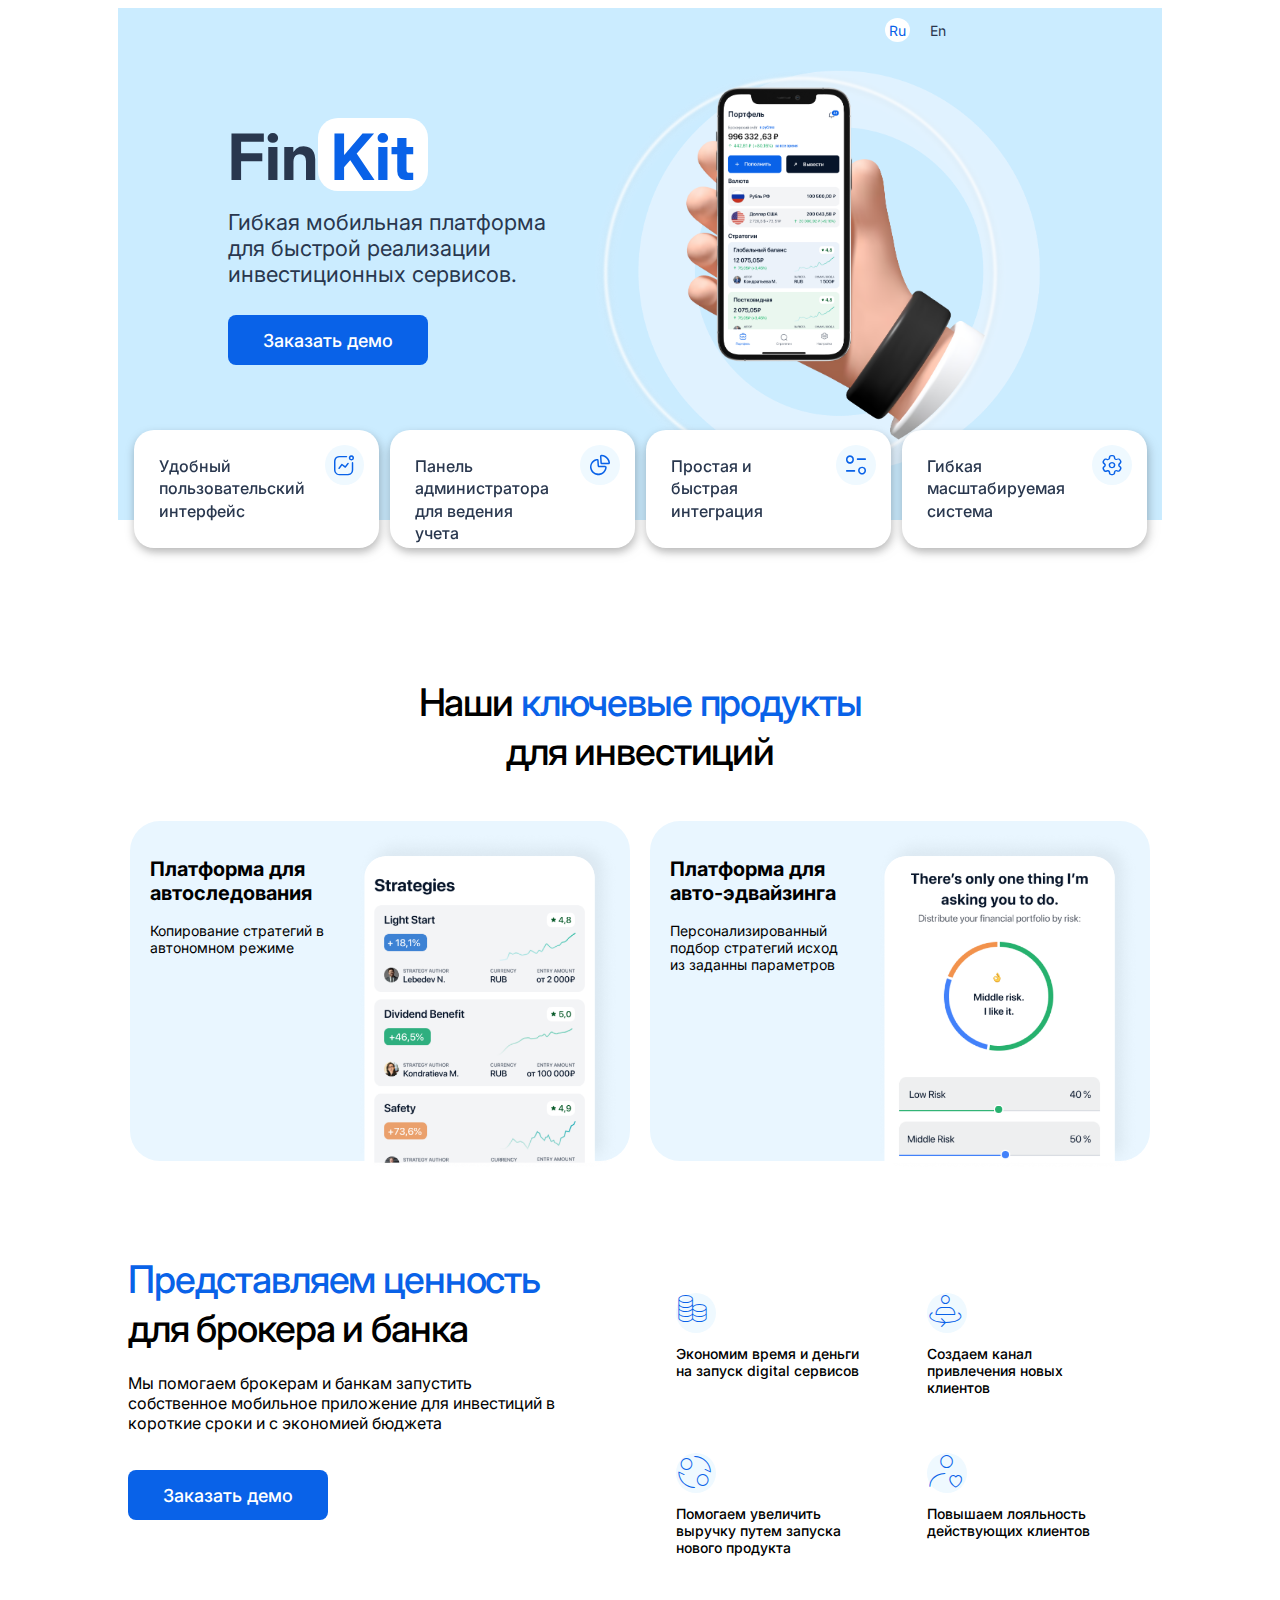
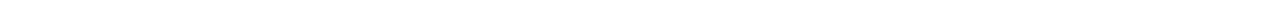
<file: index.html>
<!doctype html>
<html class="no-js" lang="">

<head>
    <meta charset="utf-8">
    <title>Adaptive</title>
    <meta name="viewport" content="width=device-width, initial-scale=1">
    <link rel="stylesheet" href="/main.css">
    <link rel="stylesheet" href="font_icon/css/fontello.css">
    <meta name="theme-color" content="#fafafa">
</head>

<body>
<section class="start_screen">
    <div class="start_screen_text">
        <div class="logo_text">
            <div>Fin</div>
            <div class="white_back">Kit</div>
        </div>
        <div class="logo_description">Гибкая мобильная платформа для быстрой реализации инвестиционных сервисов.</div>
        <button class="demo_button">Заказать демо</button>
    </div>
    <div class="start_screen_phone">
        <img src="img/phone_with_hand%20x2.png" alt="hand_with_phone">
        <div class="toggle_container">
            <div class="toggle_lang active">Ru</div>
            <div class="toggle_lang">En</div>
        </div>
    </div>
</section>
<div class="advantages_container">
    <div class="advantage">
        <div>Удобный пользовательский интерфейс</div>
        <span class="container_icon"><i class="icon-activity"></i></span>
    </div>
    <div class="advantage">
        <div>Панель администратора для ведения учета</div>
        <span class="container_icon"><i class="icon-graph"></i></span>
    </div>
    <div class="advantage">
        <div>Простая и быстрая интеграция</div>
        <span class="container_icon"><i class="icon-filter"></i></span>
    </div>
    <div class="advantage">
        <div>Гибкая масштабируемая система</div>
        <span class="container_icon"><i class="icon-setting"></i></span>
    </div>
</div>

<section class="info">
    <h1>Наши <span>ключевые продукты</span> для инвестиций</h1>
    <div class="products_container">
        <div class="product">
            <div class="product_part">
                <h2>Платформа для автоследования</h2>
                <div>Копирование стратегий в автономном режиме</div>
            </div>
            <img src="img/Risk%20level…%203.png" alt="Risk Level">

        </div>
        <div class="product">
            <div class="product_part">
                <h2>Платформа для авто-эдвайзинга</h2>
                <div>Персонализированный подбор стратегий исход из заданны параметров</div>
            </div>
            <img src="img/Risk%20level…%201.png" alt="Risk Level">
        </div>
    </div>
    <div class="suggestions">
        <div class="suggestions_description">
            <h1><span>Представляем ценность</span> для брокера и банка</h1>
            <div>Мы помогаем брокерам и банкам запустить собственное мобильное приложение для инвестиций в короткие сроки и с экономией бюджета</div>
            <button class="demo_button">Заказать демо</button>
        </div>
        <div class="suggestions_container">
            <div class="suggestions_item">
                <span class="container_icon"><i class="icon-money container_icon_suggestions"></i></span>
                <div >Экономим время и деньги на запуск digital сервисов</div>
            </div>
            <div class="suggestions_item">
                <span class="container_icon "><i class="icon-person container_icon_suggestions"></i></span>
                <div>Создаем канал привлечения новых клиентов</div>
            </div>
            <div class="suggestions_item">
                <span class="container_icon "><i class="icon-recycle container_icon_suggestions"></i></span>
                <div>Помогаем увеличить выручку путем запуска нового продукта</div>
            </div>
            <div class="suggestions_item">
                <span class="container_icon "><i class="icon-loyalty container_icon_suggestions"></i></span>
                <div>Повышаем лояльность действующих клиентов</div>
            </div>
        </div>
    </div>
</section>
</body>
</html>
</file>
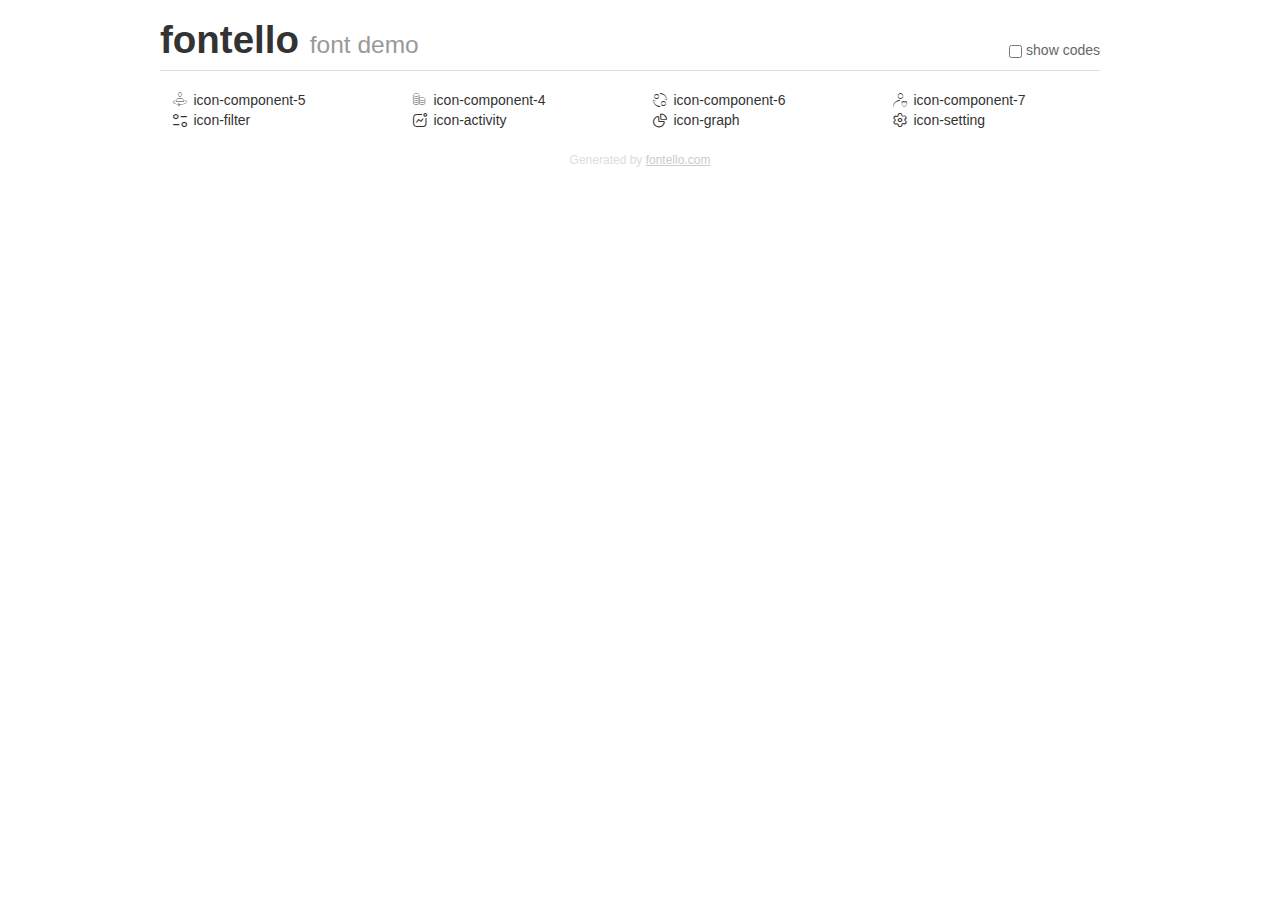
<file: font_icon/demo.html>
<!DOCTYPE html>
<html>
  <head>
  <!--[if lt IE 9]><script language="javascript" type="text/javascript" src="//html5shim.googlecode.com/svn/trunk/html5.js"></script><![endif]-->
  <meta charset="UTF-8">
  <style>
    html {
      font-size: 100%;
      -webkit-text-size-adjust: 100%;
      -ms-text-size-adjust: 100%;
    }
    a:focus {
      outline: thin dotted #333;
      outline: 5px auto -webkit-focus-ring-color;
      outline-offset: -2px;
    }
    a:hover,
    a:active {
      outline: 0;
    }
    input {
      margin: 0;
      font-size: 100%;
      vertical-align: middle;
      *overflow: visible;
      line-height: normal;
    }
    input::-moz-focus-inner {
      padding: 0;
      border: 0;
    }
    body {
      margin: 0;
      font-family: "Helvetica Neue", Helvetica, Arial, sans-serif;
      font-size: 14px;
      line-height: 20px;
      color: #333;
      background-color: #fff;
    }
    a {
      color: #08c;
      text-decoration: none;
    }
    a:hover {
      color: #005580;
      text-decoration: underline;
    }
    .row {
      margin-left: -20px;
      *zoom: 1;
    }
    .row:before,
    .row:after {
      display: table;
      content: "";
      line-height: 0;
    }
    .row:after {
      clear: both;
    }
    .span3 {
      float: left;
      min-height: 1px;
      margin-left: 20px;
      width: 220px;
    }
    .container {
      width: 940px;
      margin-right: auto;
      margin-left: auto;
      *zoom: 1;
    }
    .container:before,
    .container:after {
      display: table;
      content: "";
      line-height: 0;
    }
    .container:after {
      clear: both;
    }
    small {
      font-size: 85%;
    }
    h1 {
      margin: 10px 0;
      font-family: inherit;
      font-weight: bold;
      line-height: 20px;
      color: inherit;
      text-rendering: optimizelegibility;
      line-height: 40px;
      font-size: 38.5px;
    }
    h1 small {
      font-weight: normal;
      line-height: 1;
      color: #999;
      font-size: 24.5px;
    }

    body {
      margin-top: 90px;
    }
    .header {
      position: fixed;
      top: 0;
      left: 50%;
      margin-left: -480px;
      background-color: #fff;
      border-bottom: 1px solid #ddd;
      padding-top: 10px;
      z-index: 10;
    }
    .footer {
      color: #ddd;
      font-size: 12px;
      text-align: center;
      margin-top: 20px;
    }
    .footer a {
      color: #ccc;
      text-decoration: underline;
    }
    .the-icons {
      font-size: 14px;
      line-height: 24px;
    }
    .switch {
      position: absolute;
      right: 0;
      bottom: 10px;
      color: #666;
    }
    .switch input {
      margin-right: 0.3em;
    }
    .codesOn .i-name {
      display: none;
    }
    .codesOn .i-code {
      display: inline;
    }
    .i-code {
      display: none;
    }
    @font-face {
      font-family: 'fontello';
      src: url('./font/fontello.eot?3216358');
      src: url('./font/fontello.eot?3216358#iefix') format('embedded-opentype'),
           url('./font/fontello.woff?3216358') format('woff'),
           url('./font/fontello.ttf?3216358') format('truetype'),
           url('./font/fontello.svg?3216358#fontello') format('svg');
      font-weight: normal;
      font-style: normal;
    }
    .demo-icon {
      font-family: "fontello";
      font-style: normal;
      font-weight: normal;
      speak: never;
     
      display: inline-block;
      text-decoration: inherit;
      width: 1em;
      margin-right: .2em;
      text-align: center;
      /* opacity: .8; */
     
      /* For safety - reset parent styles, that can break glyph codes*/
      font-variant: normal;
      text-transform: none;
     
      /* fix buttons height, for twitter bootstrap */
      line-height: 1em;
     
      /* Animation center compensation - margins should be symmetric */
      /* remove if not needed */
      margin-left: .2em;
     
      /* You can be more comfortable with increased icons size */
      /* font-size: 120%; */
     
      /* Font smoothing. That was taken from TWBS */
      -webkit-font-smoothing: antialiased;
      -moz-osx-font-smoothing: grayscale;
     
      /* Uncomment for 3D effect */
      /* text-shadow: 1px 1px 1px rgba(127, 127, 127, 0.3); */
    }
    </style>
    <link rel="stylesheet" href="css/animation.css"><!--[if IE 7]><link rel="stylesheet" href="css/" + font.fontname + "-ie7.css"><![endif]-->
    <script>
      function toggleCodes(on) {
        var obj = document.getElementById('icons');
      
        if (on) {
          obj.className += ' codesOn';
        } else {
          obj.className = obj.className.replace(' codesOn', '');
        }
      }
    </script>
  </head>
  <body>
    <div class="container header">
      <h1>fontello <small>font demo</small></h1>
      <label class="switch">
        <input type="checkbox" onclick="toggleCodes(this.checked)">show codes
      </label>
    </div>
    <div class="container" id="icons">
      <div class="row">
        <div class="span3" title="Code: 0xe800">
          <i class="demo-icon icon-component-5">&#xe800;</i> <span class="i-name">icon-component-5</span><span class="i-code">0xe800</span>
        </div>
        <div class="span3" title="Code: 0xe801">
          <i class="demo-icon icon-component-4">&#xe801;</i> <span class="i-name">icon-component-4</span><span class="i-code">0xe801</span>
        </div>
        <div class="span3" title="Code: 0xe802">
          <i class="demo-icon icon-component-6">&#xe802;</i> <span class="i-name">icon-component-6</span><span class="i-code">0xe802</span>
        </div>
        <div class="span3" title="Code: 0xe803">
          <i class="demo-icon icon-component-7">&#xe803;</i> <span class="i-name">icon-component-7</span><span class="i-code">0xe803</span>
        </div>
      </div>
      <div class="row">
        <div class="span3" title="Code: 0xe804">
          <i class="demo-icon icon-filter">&#xe804;</i> <span class="i-name">icon-filter</span><span class="i-code">0xe804</span>
        </div>
        <div class="span3" title="Code: 0xe805">
          <i class="demo-icon icon-activity">&#xe805;</i> <span class="i-name">icon-activity</span><span class="i-code">0xe805</span>
        </div>
        <div class="span3" title="Code: 0xe806">
          <i class="demo-icon icon-graph">&#xe806;</i> <span class="i-name">icon-graph</span><span class="i-code">0xe806</span>
        </div>
        <div class="span3" title="Code: 0xe807">
          <i class="demo-icon icon-setting">&#xe807;</i> <span class="i-name">icon-setting</span><span class="i-code">0xe807</span>
        </div>
      </div>
    </div>
    <div class="container footer">Generated by <a href="https://fontello.com">fontello.com</a></div>
  </body>
</html>
</file>
<file: main.css>
@import url("https://fonts.googleapis.com/css2?family=Inter:wght@400;500;600;700&display=swap");

[class*='icon']{
    color: #0962E8;
    text-align: center;
    font-size: 20px;
    position: relative;
}
.container_icon {
    display: flex;
    align-items: center;
    justify-content: center;
}
.container_icon_suggestions{
    font-size: 33px;
    position: relative;
    bottom: 2px;
    right: 2px;
}
@media (min-width: 1200px) {
    body{
        font-family: Inter, sans-serif;
        display: flex;
        align-items: center;
        justify-content: center;
        flex-direction: column;
    }
    .start_screen{
        display: flex;
        width: 100%;
        height: 100%;
        background: #CBECFF;
        max-width: 1024px;
        padding: 10px;
        position: relative;
        margin-bottom: 60px;
    }
    .start_screen_text{
        margin-top: 100px;
        margin-left: 100px;
        flex-basis: 50%;
        display: flex;
        flex-direction: column;
        max-width: 350px;
        width: 50%;
        color: #29374E;
    }
    .logo_text {
        font-family: Inter, sans-serif;
        font-weight: 700;
        font-size: 64px;
        display: flex;
        z-index: 2;
    }
    .white_back{
        color: #0962e8;
        text-align: center;
        background: #FFFFFF;
        width: 110px;
        height: 73px;
        border-radius: 20px;
    }
    .logo_description{
        margin: 14px 0 28px 0;
        font-size: 22px;
        border: none;
        max-width: 380px;
    }
    .demo_button{
        font-family: Inter, sans-serif;
        font-weight: 500;
        font-size: 18px;
        color: #FFFFFF;
        background: #0962E8;
        border: none;
        border-radius: 8px;
        width: 200px;
        height: 50px
    }
    .start_screen_phone{
        width: 66%;
        display: flex;
        justify-content: center;
        position: relative;
    }
    .start_screen_phone img {
        object-fit: contain;
        max-width: 550px;
        min-width: 340px;
        max-height: 550px;
        min-height: 340px;
        margin: 0 auto 0 auto;
    }
    .toggle_container{
        position: absolute;
        display: flex;
        width: 80px;
        justify-content: space-between;
        margin-left: 90px;
    }
    .toggle_lang{
        right: 250px;
        margin-left: 15px;
        display: flex;
        align-items: center;
        justify-content: center;
        font-size: 14px;
        height: 24px;
        color: #29374E;
        width: 26px;
        border-radius: 50%;
        background: none;
        border: none;
        left: 70%;
    }
    .active {
        color: #0962E8;
        background: #FFFFFF;
    }
    .advantages_container{
        display: flex;
        justify-content: space-between;
        position: relative;
        width: 1024px;
        height: 118px;
        bottom: 140px;
        filter: drop-shadow(0px 4px 4px rgba(0, 0, 0, 0.25));
    }
    .advantage{
        display: flex;
        width: 245px;
        height: 118px;
        left: 991px;
        top: 588px;
        background: #FFFFFF;
        box-shadow: 6px 4px 12px 0 #0000000D;
        border-radius: 20px;
        margin: -10px auto 0 auto;
        box-sizing: border-box;
        padding: 15px;
        color: #29374E;
        font-style: normal;
        font-weight: 500;
        font-size: 16px;
        line-height: 140%;
    }
    .advantage div{
        width: 66%;
        margin-left: 10px;
        margin-top: 10px;
    }
    .advantage span{
        margin-left: 25px;
        display: flex;
        width: 40px;
        height: 40px;
        border-radius: 50%;
        background: #EFF9FF;
        margin-bottom: 12px;
    }
    .info{
        display: flex;
        flex-direction: column;
        justify-content: center;
        align-items: center;
    }
    .info h1 {
        width: 500px;
        margin-top: -20px;
        margin-bottom: 44px;
        font-weight: 500;
        font-size: 38px;
        line-height: 130%;
        text-align: center;
        letter-spacing: -0.03em;
    }
    .info h1 span {
        color: #0962E8;
    }
    .products_container{
        display: flex;
        margin-bottom: 114px;
    }
    .product{
        display: flex;
        box-sizing: border-box;
        width: 500px;
        height: 340px;
        background: #E9F6FF;
        border-radius: 30px;
        padding-left: 20px;
    }
    img{
        position: relative;
        top: 10px;
        margin-left: 20px;
        align-self: end;
        width: 100%;
        height: 100%;
        object-fit: contain;
        margin-top: auto;
    }
    .product:last-child {
        margin-left: 20px;
    }
    .product h2{
        font-weight: 700;
        font-size: 20px;
        width: 200px;
        padding-top: 20px;
    }
    .product div{
        width: 176px;
        font-size: 14px;
    }
    .suggestions{
        width: 1024px;
        height: 320px;
        display: flex;
        justify-content: space-between;
    }
    .suggestions h1{
        text-align: left;
        width: 450px;
        margin-bottom: 20px;
    }
    .suggestions_description{
        display: flex;
        width: 700px;
        flex-direction: column;
    }
    .suggestions_description div{
        width: 429px;
        margin-bottom: 37px;
    }
    .suggestions_container{
        display: flex;
        flex-wrap: wrap;
        margin-left: 70px;
    }
    .suggestions_item {
        box-sizing: border-box;
        display: flex;
        flex-direction: column;
        width: 231px;
        height: 140px;
        font-weight: 500;
        font-size: 14px;
        padding-left: 28px;
        padding-top: 18px;
    }
    .suggestions_item span{
        display: flex;
        width: 40px;
        height: 40px;
        border-radius: 50%;
        background: #EFF9FF;
        margin-bottom: 12px;
    }
    .suggestions_item div{
        width: 188px;
    }
    .suggestions_item:nth-child(even) {
        margin-left: 20px;
    }
}
@media (max-width: 1199.98px) {
    body{
        font-family: Inter, sans-serif;
        display: flex;
        align-items: center;
        justify-content: center;
        flex-direction: column;
    }
    .start_screen{
        display: flex;
        width: 100%;
        height: 100%;
        background: #CBECFF;
        max-width: 1024px;
        min-height: 420px;
        margin-bottom: 60px;
        padding: 10px;
        position: relative;
        overflow: hidden;
    }
    .start_screen_text{
        margin-top: 100px;
        margin-left: 100px;
        flex-basis: 50%;
        display: flex;
        flex-direction: column;
        max-width: 350px;
        width: 50%;
        color: #29374E;
    }
    .logo_text {
        font-family: Inter, sans-serif;
        font-weight: 700;
        font-size: 64px;
        display: flex;
        z-index: 2;
    }
    .white_back{
        color: #0962e8;
        text-align: center;
        background: #FFFFFF;
        width: 110px;
        height: 73px;
        border-radius: 20px;
    }
    .logo_description{
        margin: 14px 0 28px 0;
        font-size: 22px;
        border: none;
        max-width: 380px;
    }
    .demo_button{
        font-family: Inter, sans-serif;
        font-weight: 500;
        font-size: 18px;
        color: #FFFFFF;
        background: #0962E8;
        border: none;
        border-radius: 8px;
        width: 200px;
        height: 50px
    }
    .start_screen_phone{
        width: 66%;
        display: flex;
        justify-content: center;
        position: relative;
    }

    .start_screen_phone img {
        object-fit: contain;
        max-width: 550px;
        min-width: 400px;
        max-height: 550px;
        min-height: 400px;
        margin: 0 auto 0 auto;
    }
    .toggle_container{
        position: absolute;
        display: flex;
        width: 80px;
        justify-content: space-between;
        margin-left: 90px;
    }
    .toggle_lang{
        right: 250px;
        margin-left: 15px;
        display: flex;
        align-items: center;
        justify-content: center;
        font-size: 14px;
        height: 24px;
        color: #29374E;
        width: 26px;
        border-radius: 50%;
        background: none;
        border: none;
        left: 70%;
    }
    .active {
        color: #0962E8;
        background: #FFFFFF;
    }
    .advantages_container{
        display: flex;
        justify-content: space-between;
        position: relative;
        width: 1024px;
        height: 118px;
        bottom: 140px;
        filter: drop-shadow(0px 4px 4px rgba(0, 0, 0, 0.25));
    }
    .advantage{
        display: flex;
        width: 245px;
        height: 118px;
        min-width: 200px;
        background: #FFFFFF;
        box-shadow: 6px 4px 12px 0 #0000000D;
        border-radius: 20px;
        margin: -10px auto 0 auto;
        box-sizing: border-box;
        padding: 15px;
        color: #29374E;
        font-style: normal;
        font-weight: 500;
        font-size: 16px;
        line-height: 140%;
    }
    .advantage div{
        width: 66%;
        margin-left: 10px;
        margin-top: 10px;
    }
    .advantage span{
        margin-left: 25px;
        display: flex;
        width: 40px;
        height: 40px;
        border-radius: 50%;
        background: #EFF9FF;
        margin-bottom: 12px;
    }
    .info{
        display: flex;
        flex-direction: column;
        justify-content: center;
        align-items: center;
    }
    .info h1 {
        width: 500px;
        margin-top: -20px;
        margin-bottom: 44px;
        font-weight: 500;
        font-size: 38px;
        line-height: 130%;
        text-align: center;
        letter-spacing: -0.03em;
    }
    .info h1 span {
        color: #0962E8;
    }
    .products_container{
        display: flex;
        justify-content: space-between;
        margin-bottom: 114px;
    }
    .product{
        display: flex;
        box-sizing: border-box;
        width:100%;
        max-width: 500px;
        height: 340px;
        background: #E9F6FF;
        border-radius: 30px;
        padding-left: 20px;
    }
    img{
        position: relative;
        top: 10px;
        margin-left: 20px;
        align-self: end;
        width: 100%;
        height: 100%;
        object-fit: contain;
        margin-top: auto;
    }
    .product:last-child {
        margin-left: 20px;
    }
    .product h2{
        font-weight: 700;
        font-size: 20px;
        width: 200px;
        padding-top: 20px;
    }
    .product div{
        width: 176px;
        font-size: 14px;
    }
    .suggestions{
        height: 320px;
        display: flex;
        justify-content: space-between;
        width: 100%;
        margin-left: auto;
        margin-right: auto;
    }
    .suggestions h1{
        text-align: left;
        width: 450px;
        margin-bottom: 20px;

    }
    .suggestions_description{
        display: flex;
        width: 700px;
        flex-direction: column;
        margin-left: 30px;

    }
    .suggestions_description div{
        width: 429px;
        margin-bottom: 37px;
    }
    .suggestions_container{
        display: flex;
        flex-wrap: wrap;
        margin-left: 70px;
    }
    .suggestions_item {
        box-sizing: border-box;
        display: flex;
        flex-direction: column;
        width: 231px;
        height: 140px;
        font-weight: 500;
        font-size: 14px;
        padding-left: 28px;
        padding-top: 18px;
    }
    .suggestions_item span{
        display: flex;
        width: 40px;
        height: 40px;
        border-radius: 50%;
        background: #EFF9FF;
        margin-bottom: 12px;
    }
    .suggestions_item div{
        width: 188px;
    }
    .suggestions_item:nth-child(even) {
        margin-left: 20px;
    }
}
@media (max-width: 1023.98px) {
    .start_screen_phone{
        width: 66%;
        display: flex;
        justify-content: center;
        position: relative;
        max-width: 550px;
        min-width: 450px;
        max-height: 550px;
        min-height: 450px;
    }
    .start_screen_phone img {
        object-fit: contain;
        max-width: 550px;
        min-width: 400px;
        max-height: 550px;
        min-height: 400px;
        margin: 0 auto 0 auto;
    }
    .start_screen_text{
        margin-top: 100px;
        margin-left: 50px;
        flex-basis: 50%;
        display: flex;
        flex-direction: column;
        min-width: 270px;
        max-width: 290px;
        color: #29374E;
    }
    .logo_text {
        font-family: Inter, sans-serif;
        font-weight: 700;
        font-size: 54px;
        display: flex;
        z-index: 2;
    }
    .white_back{
        color: #0962e8;
        text-align: center;
        background: #FFFFFF;
        width: 90px;
        height: 63px;
        border-radius: 20px;
    }
    .logo_description{
        margin: 14px 0 28px 0;
        font-size: 18px;
        border: none;
        max-width: 380px;
    }
    .demo_button{
        font-family: Inter, sans-serif;
        font-weight: 500;
        font-size: 18px;
        color: #FFFFFF;
        background: #0962E8;
        border: none;
        border-radius: 8px;
        width: 200px;
        height: 50px
    }
    .advantages_container{
        width: 100%;
        bottom: 160px;
    }
    .advantage{
        display: flex;
        flex-direction: column-reverse;
        max-width: 200px;
        min-width: 185px;
        height: 118px;
        margin-top: 15px;
        margin-right: 15px;
        flex-wrap: wrap;
    }
    .advantage div{
        box-sizing: border-box;
        width: 170px;
        height: 118px;
        max-width: 200px;
        margin-top: 20px;
    }
    .advantage div:nth-child(even) {
        margin-left: 20px;
    }
    .advantage span{
        box-sizing: border-box;
        position: relative;
        bottom: 60px;
        right: 190px;
        display: flex;
        width: 40px;
        height: 40px;
        border-radius: 50%;
        background: #EFF9FF;
        margin-bottom: 12px;
    }
    .info{
        width: 100%;
        max-width: unset;
    }
    .products_container{
        width: 100%;
        justify-content: space-evenly;
    }
    .product{
        padding-left: 0;
        width: 350px;
        flex-direction: column;
        height: 580px;
        justify-content: flex-end;
        position: relative;
    }
    .product:last-child{
        margin-left: 0;
    }
    .product_part{
        display: flex;
        flex-direction: column;
        width: 100%;
        height: 150px;
        position: relative;
        left: 30px;
        top: 20px
    }
    .product_part h2{
        padding: 0;
        margin: 0 0 10px;
    }
    .product img {
        align-self: unset;
        position: relative;
        top: 16px;
        left: 12px;
        margin: 0 0;
    }
    .suggestions{
        flex-direction: column;
        align-items: center;
    }
    .suggestions_description{
        margin-left: 0;
    }
    .suggestions_container{
        margin-left: 0;
        width: 80%;
        flex-wrap: wrap;
        margin-top: 10px;
        justify-content: space-between;
    }
    .suggestions_item{
        width: 35%;
        min-width: 200px;
        margin-right: 0;
    }
}
@media (max-width: 800.98px) {
    .start_screen{
        display: flex;
        flex-direction: column-reverse;
        width: 100%;
        height: 100%;
        background: #CBECFF;
        max-width: 1024px;
        padding: 10px;
        margin: 0 auto 60px auto;
        position: relative;
    }
    .start_screen_text{
        min-width: 400px;
        margin-left: 20px;
        margin-bottom: 100px;
        position: relative;
        bottom: 210px;
        display: flex;
        flex-direction: column;
        max-width: 350px;
        width: 50%;
        color: #29374E;
    }
    .logo_text {
        font-family: Inter, sans-serif;
        font-weight: 700;
        font-size: 64px;
        display: flex;
        z-index: 2;
    }
    .white_back{
        color: #0962e8;
        text-align: center;
        background: #FFFFFF;
        width: 110px;
        height: 73px;
        border-radius: 20px;
    }
    .logo_description{
        margin: 14px 0 28px 0;
        font-size: 22px;
        border: none;
        max-width: 380px;
    }
    .demo_button{
        font-family: Inter, sans-serif;
        font-weight: 500;
        font-size: 18px;
        color: #FFFFFF;
        background: #0962E8;
        border: none;
        border-radius: 8px;
        width: 200px;
        height: 50px
    }
    .start_screen_phone{
        width: 100%;
        margin-left: auto;
        display: flex;
        position: relative;
        left: 40px;
        bottom: 50px;
    }
    .start_screen_phone img {
        object-fit: contain;
        max-width: 700px;
        min-width: 550px;
        max-height: 700px;
        min-height: 550px;
        margin: 0 auto 0 auto;
    }
    .toggle_container{
        top:50px;
        position: absolute;
        display: flex;
        width: 80px;
        justify-content: space-between;
        margin-left: 100px;
    }
    .toggle_lang{
        right: 250px;
        margin-left: 15px;
        display: flex;
        align-items: center;
        justify-content: center;
        font-size: 14px;
        height: 24px;
        color: #29374E;
        width: 26px;
        border-radius: 50%;
        background: none;
        border: none;
        left: 70%;
    }
    .active {
        color: #0962E8;
        background: #FFFFFF;
    }
    .advantages_container{
        bottom: 350px;
        flex-wrap: wrap;
        width: 100%;
        justify-content: space-evenly;
    }
    .advantage{
        width: 45%;
        margin-left: auto;
        margin-right: auto;
        max-width: 260px;
        min-width: 100px;
    }
    .info h1{
        position: relative;
        top: -100px
    }
    .products_container{
        flex-wrap: wrap;
        width: 100%;
        margin-top: -30px;
    }
    .product{
        max-width: unset;
        width: 90%;
        flex-direction: row;
        height: 350px;
        margin-bottom: 30px;
    }
    .product img{
        top: 10px
    }
    .suggestions{
        flex-direction: column;
        align-items: center;
        width: 100%;
    }
    .suggestions_description{
        width: 100%;
    }
    .suggestions_description h1{
        text-align: center;
        margin: auto;
    }
    .suggestions_description div{
        text-align: center;
        margin: -80px auto auto;
        min-width: 300px;
    }
    .suggestions_description .demo_button{
        width: 80%;
        margin: 20px auto;
    }
    .suggestions_container{
        width: 80%;
        flex-wrap: wrap;
        margin: 10px 0 0;
        justify-content: space-between;
    }
    .suggestions_item{
        margin: 0;
        width: 40%;
    }
    .suggestions_item div{
        margin: 0;
        width: 80%;
        text-wrap: normal;

    }
}
@media (max-width: 549.98px)    {
    body{
        font-family: Inter, sans-serif;
        display: flex;
        align-items: center;
        justify-content: center;
        flex-direction: column;
        padding: 0;
        margin: 0;
    }
    .start_screen{
        margin: 0;
        display: flex;
        width: 100%;
        height: 100%;
        background: #CBECFF;
        max-width: 1024px;
        position: relative;
    }
    .start_screen_text{
        width: 92%;
        max-width: 100%;
        min-width: unset;
        position: relative;
        bottom: 210px;
        display: flex;
        flex-direction: column;
        color: #29374E;
        margin-left: auto;
        margin-right: auto;
    }
    .logo_text {
        font-family: Inter, sans-serif;
        font-weight: 700;
        font-size: 52px;
        display: flex;
        z-index: 2;
    }
    .white_back{
        color: #0962e8;
        text-align: center;
        background: #FFFFFF;
        width: 90px;
        height: 63px;
        border-radius: 15px;
    }
    .logo_description{
        margin: 14px 0 28px 0;
        font-size: 18px;
        border: none;
        max-width: 320px;
    }
    .demo_button{
        font-family: Inter, sans-serif;
        font-weight: 500;
        font-size: 18px;
        color: #FFFFFF;
        background: #0962E8;
        border: none;
        border-radius: 8px;
        width: 100%;
        height: 50px
    }
     .advantages_container{
        bottom: 300px;
        flex-wrap: wrap;
        width: 100%;
        margin-right: auto;
        margin-left: auto;
         justify-content: space-evenly;
    }
    .advantage{
        position: relative;
        font-size: 14px;
        width: 45%;
        min-width: 160px;
        max-width: unset;
        margin-left: 0;
        margin-right: 0;
    }
    .advantage div {
        max-width: 100%;
        margin-left: 0;
    }
    .advantage span {
        position: absolute;
        left: -10px;
        bottom: 75px;
        flex-shrink: 0;
        font-size: 14px;
    }
    .info h1{
        font-weight: 600;
        font-size: 24px;
        max-width: 320px;
        color: #29374E;
        margin-top: 30px;
        margin-bottom: -30px;
    }
    .product{
        height: 220px;
        position: relative;
        min-width: 340px;

    }
    .product_part {
        left: 15px;
    }
    .product_part h2{
        margin-top: 15px;
        font-size: 16px;
        line-height: 22px;
        width: 160px;

    }
    .product_part div{
        font-size: 13px;
        line-height: 18px;
        width: 150px;
    }
    .product img{
        top: 6px;
        object-fit: contain;
        width: 100%;
        right: 30px;
        margin-right: 15px;
    }
    .suggestions{
        margin-top: -30px;
    }
    .suggestions h1{
        margin-bottom: -10px;
    }
    .suggestions_description div {
        font-size: 14px;
        width: 80%;
        text-align: center;
        text-wrap: normal;
        line-height: 20px;
    }
    .suggestions_description .demo_button{
        width: 90%;
    }
    .suggestions_container{
        margin-left: 0;
        width: 100%;
        justify-content: space-evenly;
    }
    .suggestions_item{
        min-width: 160px;
        min-height: 120px;
        height: auto;
        box-shadow: 6px 4px 12px 0 #0000000D;
        font-size: 14px;
        border-radius: 20px;
        margin-bottom: 15px;
        width: 45%;
        padding-top: 0;
    }
    .suggestions_item div{
        width: 80%;
        position: relative;
        margin-bottom: 5px;
        margin-right: 5px;
    }
    .suggestions_item span{
        position: relative;
        box-sizing: border-box;
        width: 40px;
        height: 40px;
        bottom: 7px;
        margin-bottom: 0;
        left: 10px;
        flex-shrink: 0;
    }
}
</file>
<file: font_icon/css/fontello.css>
@font-face {
  font-family: 'fontello';
  src: url('../font/fontello.eot?76122803');
  src:    url('../font/fontello.woff2?76122803') format('woff2'),
          url('../font/fontello.eot?76122803#iefix') format('embedded-opentype'),
       url('../font/fontello.woff?76122803') format('woff'),
       url('../font/fontello.ttf?76122803') format('truetype'),
       url('../font/fontello.svg?76122803#fontello') format('svg');
  font-weight: normal;
  font-style: normal;
}
/* Chrome hack: SVG is rendered more smooth in Windozze. 100% magic, uncomment if you need it. */
/* Note, that will break hinting! In other OS-es font will be not as sharp as it could be */
/*
@media screen and (-webkit-min-device-pixel-ratio:0) {
  @font-face {
    font-family: 'fontello';
    src: url('../font/fontello.svg?76122803#fontello') format('svg');
  }
}
*/
[class^="icon-"]:before, [class*=" icon-"]:before {
  font-family: "fontello";
  font-style: normal;
  font-weight: normal;
  speak: never;

  display: inline-block;
  text-decoration: inherit;
  width: 1em;
  margin-right: .2em;
  text-align: center;
  /* opacity: .8; */

  /* For safety - reset parent styles, that can break glyph codes*/
  font-variant: normal;
  text-transform: none;

  /* fix buttons height, for twitter bootstrap */
  line-height: 1em;

  /* Animation center compensation - margins should be symmetric */
  /* remove if not needed */
  margin-left: .2em;

  /* you can be more comfortable with increased icons size */
  /* font-size: 120%; */

  /* Font smoothing. That was taken from TWBS */
  -webkit-font-smoothing: antialiased;
  -moz-osx-font-smoothing: grayscale;

  /* Uncomment for 3D effect */
  /* text-shadow: 1px 1px 1px rgba(127, 127, 127, 0.3); */
}

.icon-person:before { content: '\e800'; } /* '' */
.icon-money:before { content: '\e801'; } /* '' */
.icon-recycle:before { content: '\e802'; } /* '' */
.icon-loyalty:before { content: '\e803'; } /* '' */
.icon-filter:before { content: '\e804'; } /* '' */
.icon-activity:before { content: '\e805'; } /* '' */
.icon-graph:before { content: '\e806'; } /* '' */
.icon-setting:before { content: '\e807'; } /* '' */
</file>
<file: font_icon/css/animation.css>
/*
   Animation example, for spinners
*/
.animate-spin {
  -moz-animation: spin 2s infinite linear;
  -o-animation: spin 2s infinite linear;
  -webkit-animation: spin 2s infinite linear;
  animation: spin 2s infinite linear;
  display: inline-block;
}
@-moz-keyframes spin {
  0% {
    -moz-transform: rotate(0deg);
    -o-transform: rotate(0deg);
    -webkit-transform: rotate(0deg);
    transform: rotate(0deg);
  }

  100% {
    -moz-transform: rotate(359deg);
    -o-transform: rotate(359deg);
    -webkit-transform: rotate(359deg);
    transform: rotate(359deg);
  }
}
@-webkit-keyframes spin {
  0% {
    -moz-transform: rotate(0deg);
    -o-transform: rotate(0deg);
    -webkit-transform: rotate(0deg);
    transform: rotate(0deg);
  }

  100% {
    -moz-transform: rotate(359deg);
    -o-transform: rotate(359deg);
    -webkit-transform: rotate(359deg);
    transform: rotate(359deg);
  }
}
@-o-keyframes spin {
  0% {
    -moz-transform: rotate(0deg);
    -o-transform: rotate(0deg);
    -webkit-transform: rotate(0deg);
    transform: rotate(0deg);
  }

  100% {
    -moz-transform: rotate(359deg);
    -o-transform: rotate(359deg);
    -webkit-transform: rotate(359deg);
    transform: rotate(359deg);
  }
}
@-ms-keyframes spin {
  0% {
    -moz-transform: rotate(0deg);
    -o-transform: rotate(0deg);
    -webkit-transform: rotate(0deg);
    transform: rotate(0deg);
  }

  100% {
    -moz-transform: rotate(359deg);
    -o-transform: rotate(359deg);
    -webkit-transform: rotate(359deg);
    transform: rotate(359deg);
  }
}
@keyframes spin {
  0% {
    -moz-transform: rotate(0deg);
    -o-transform: rotate(0deg);
    -webkit-transform: rotate(0deg);
    transform: rotate(0deg);
  }

  100% {
    -moz-transform: rotate(359deg);
    -o-transform: rotate(359deg);
    -webkit-transform: rotate(359deg);
    transform: rotate(359deg);
  }
}
</file>
